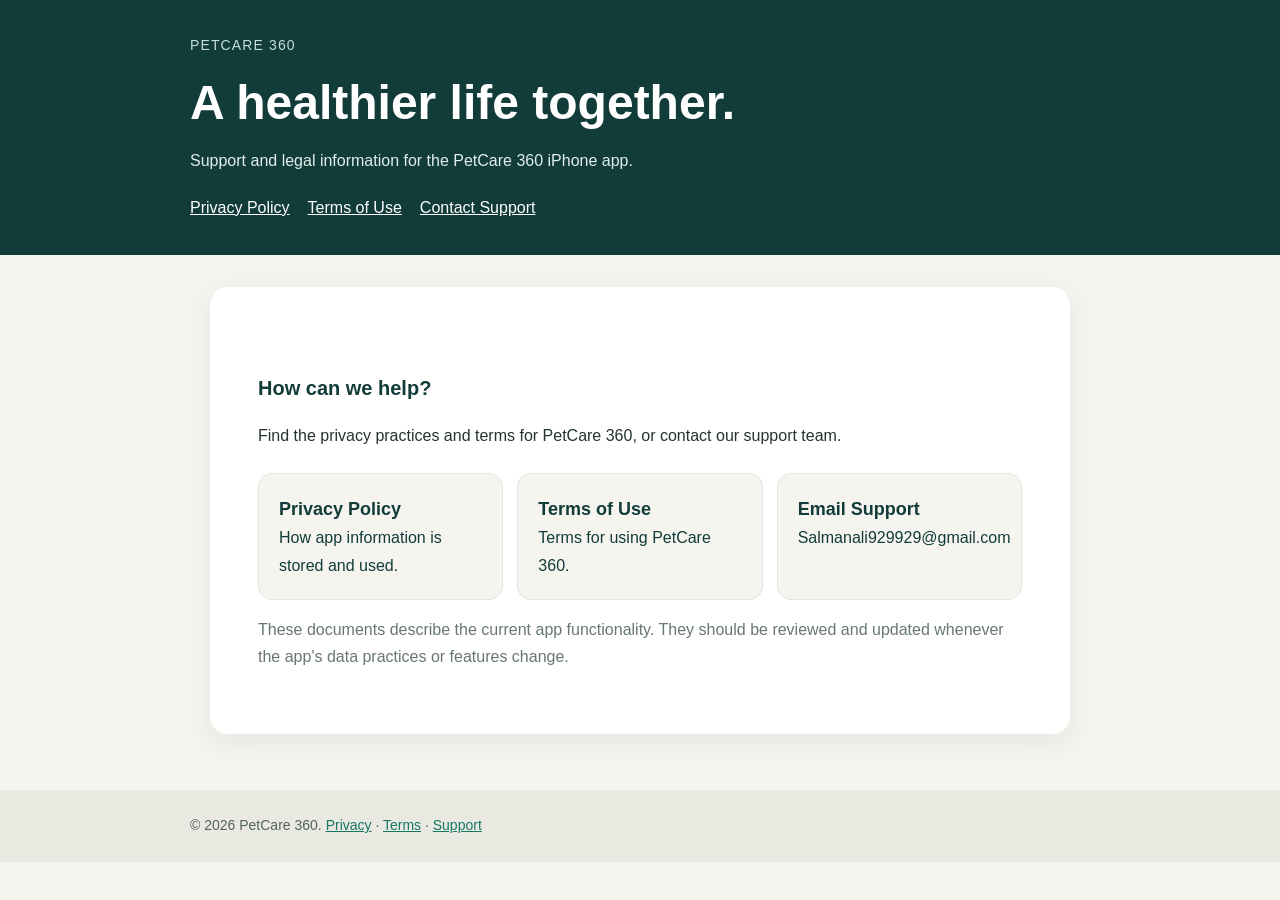
<file: index.html>
<!doctype html>
<html lang="en">
<head>
  <meta charset="utf-8">
  <meta name="viewport" content="width=device-width, initial-scale=1">
  <meta name="description" content="PetCare 360 support, privacy policy and terms of use.">
  <title>PetCare 360 — Legal &amp; Support</title>
  <link rel="stylesheet" href="styles.css">
</head>
<body>
  <header>
    <div class="wrap">
      <div class="brand">PetCare 360</div>
      <h1>A healthier life together.</h1>
      <p>Support and legal information for the PetCare 360 iPhone app.</p>
      <nav>
        <a href="privacy.html">Privacy Policy</a>
        <a href="terms.html">Terms of Use</a>
        <a href="mailto:Salmanali929929@gmail.com">Contact Support</a>
      </nav>
    </div>
  </header>
  <main>
    <section class="paper">
      <h2>How can we help?</h2>
      <p>Find the privacy practices and terms for PetCare 360, or contact our support team.</p>
      <div class="home-links">
        <a class="tile" href="privacy.html"><strong>Privacy Policy</strong><span>How app information is stored and used.</span></a>
        <a class="tile" href="terms.html"><strong>Terms of Use</strong><span>Terms for using PetCare 360.</span></a>
        <a class="tile" href="mailto:Salmanali929929@gmail.com"><strong>Email Support</strong><span>Salmanali929929@gmail.com</span></a>
      </div>
      <p class="muted">These documents describe the current app functionality. They should be reviewed and updated whenever the app's data practices or features change.</p>
    </section>
  </main>
  <footer><div class="footer">© 2026 PetCare 360. <a href="privacy.html">Privacy</a> · <a href="terms.html">Terms</a> · <a href="mailto:Salmanali929929@gmail.com">Support</a></div></footer>
</body>
</html>
</file>
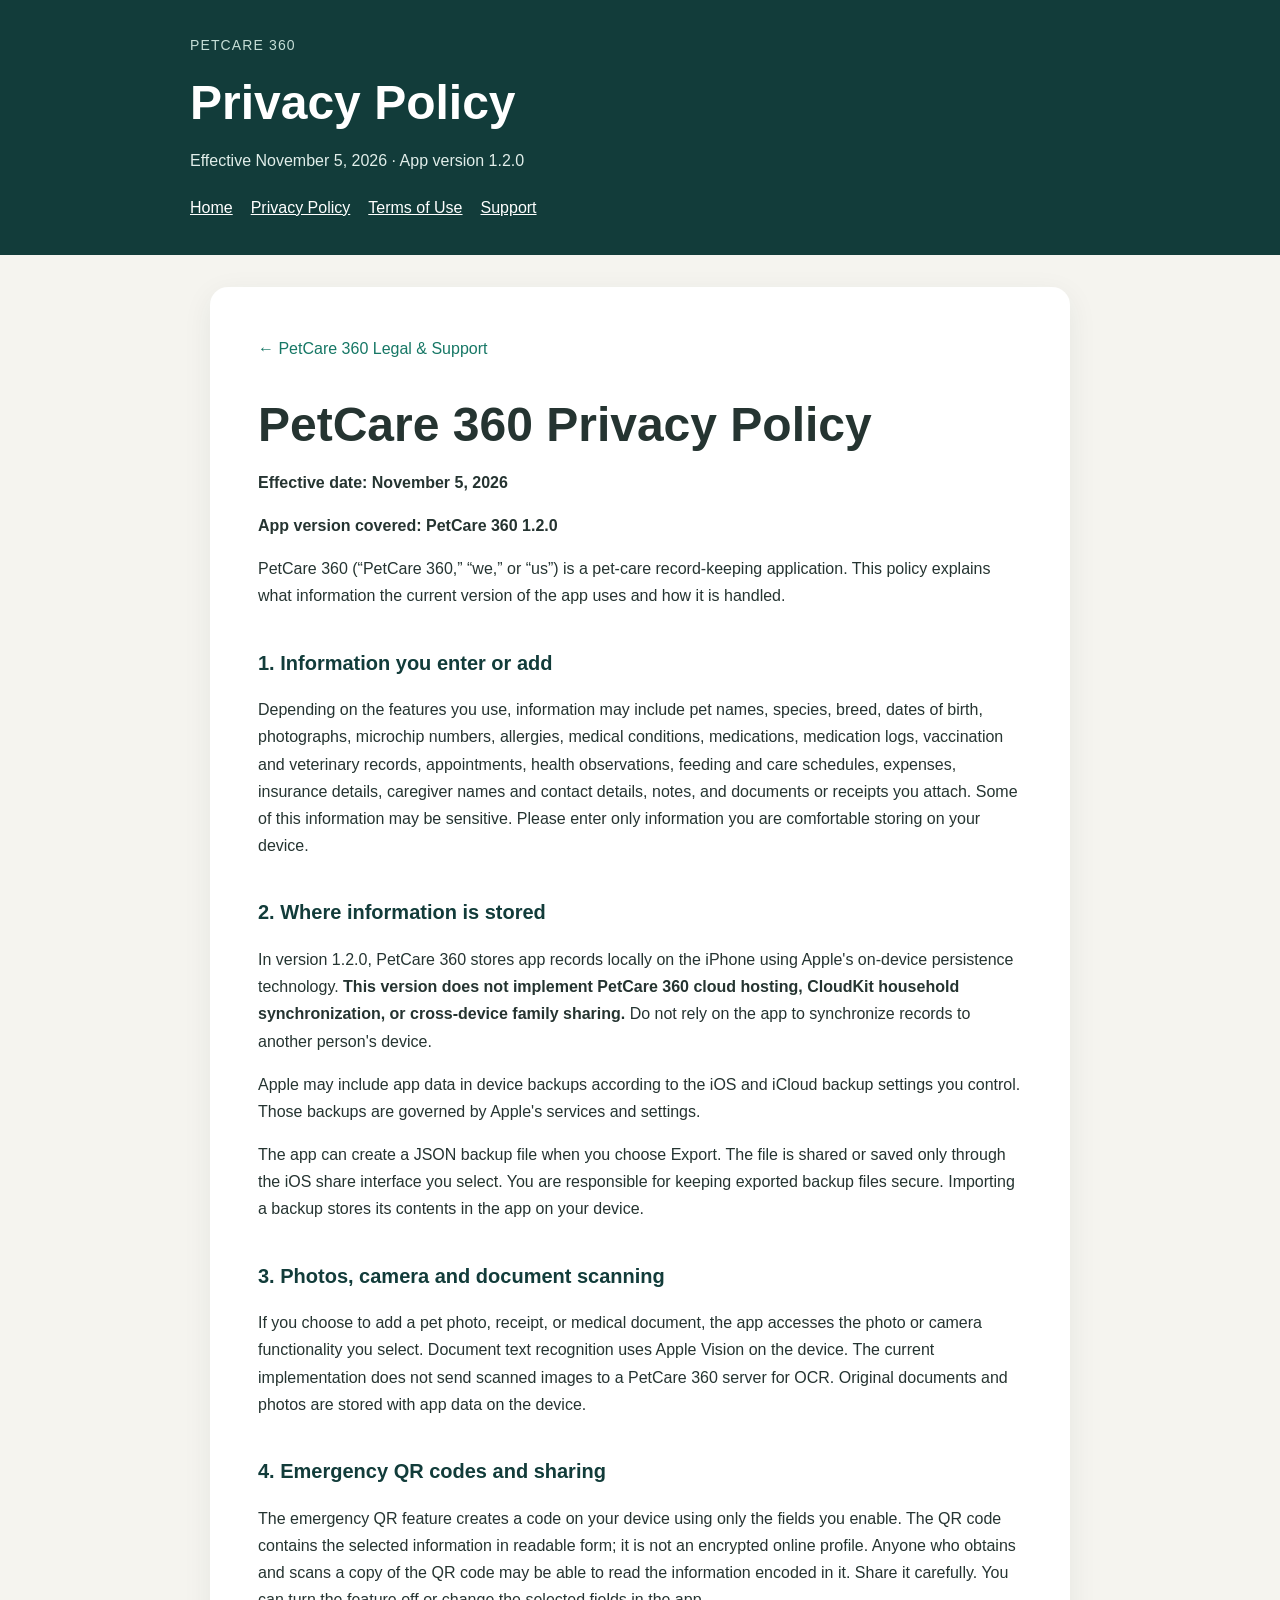
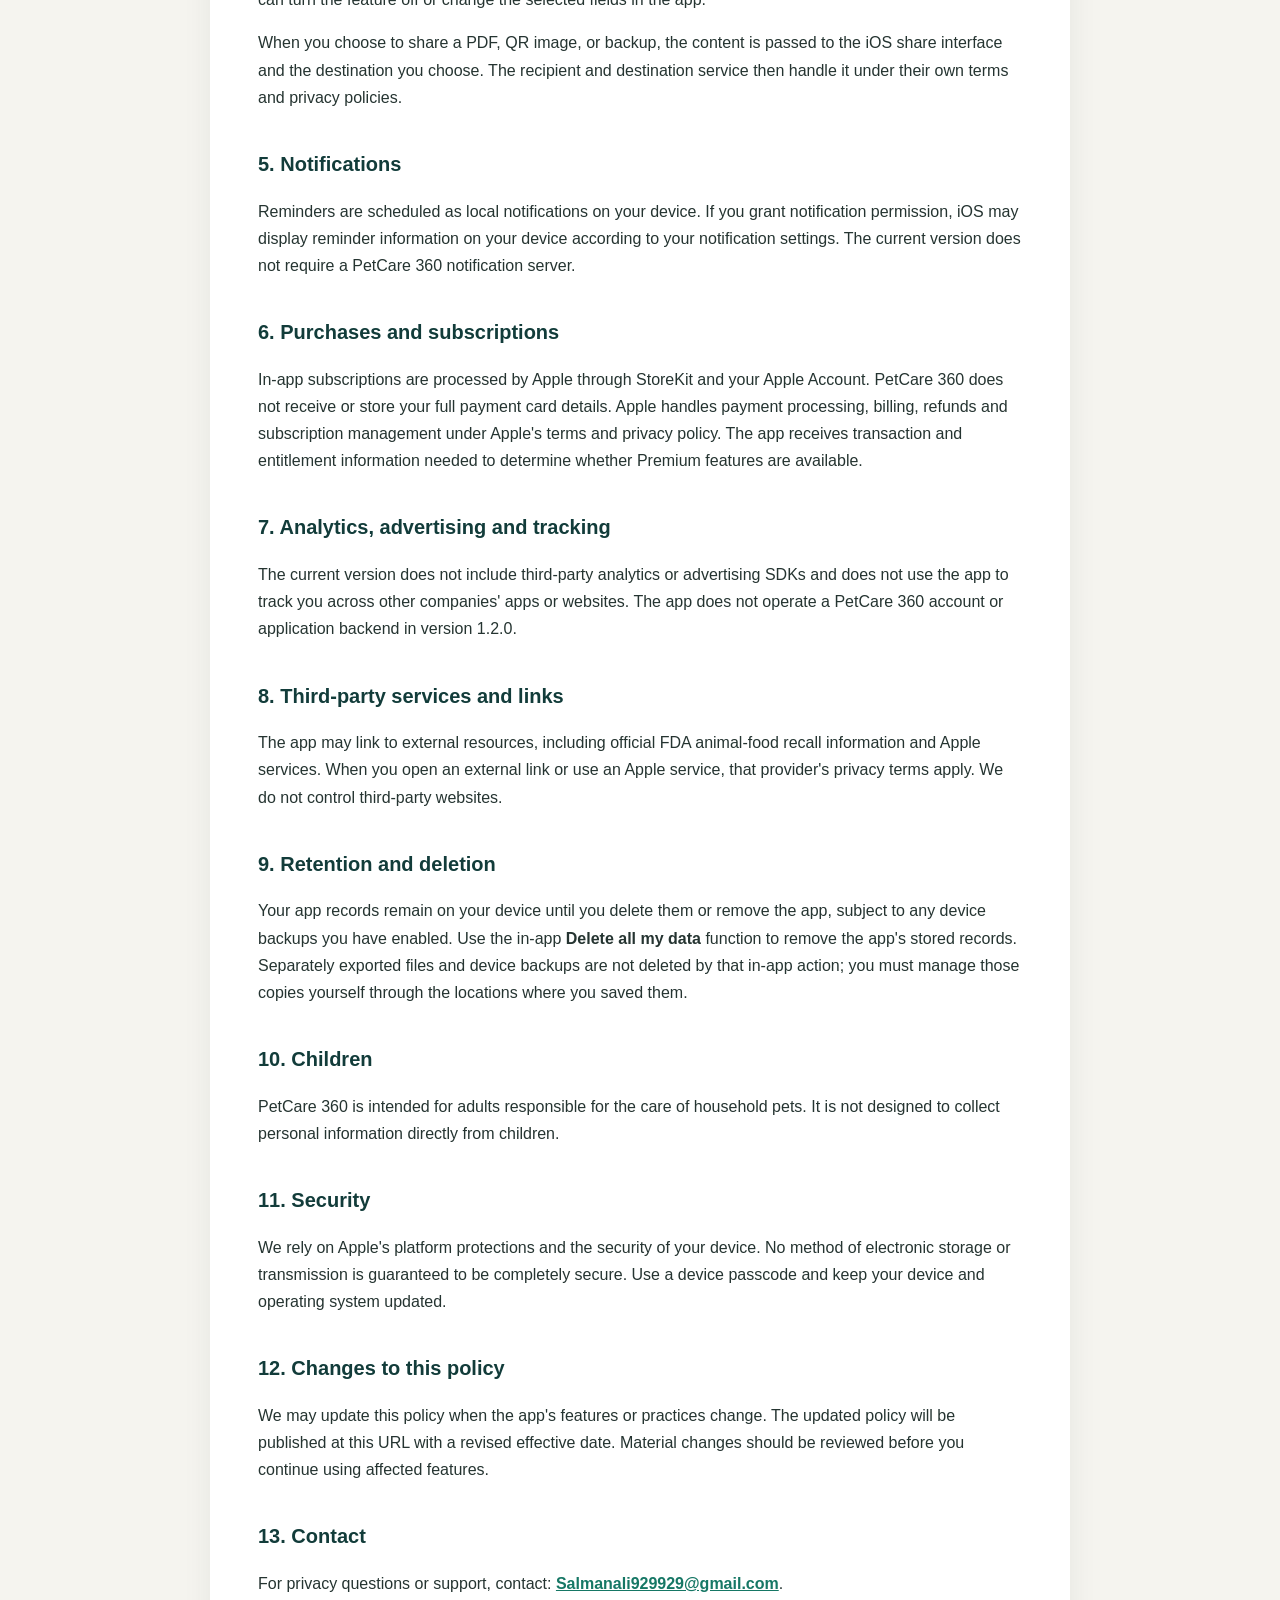
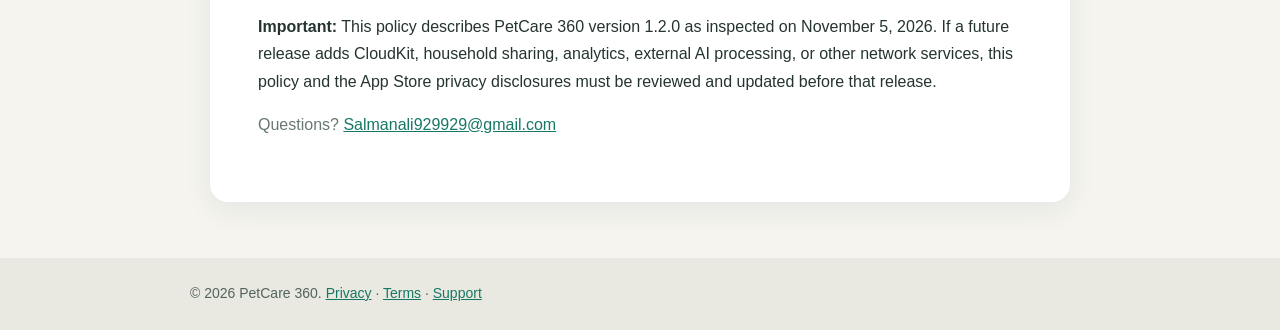
<file: privacy.html>
<!doctype html>
<html lang="en">
<head>
  <meta charset="utf-8">
  <meta name="viewport" content="width=device-width, initial-scale=1">
  <meta name="description" content="PetCare 360 Privacy Policy.">
  <title>Privacy Policy — PetCare 360</title>
  <link rel="stylesheet" href="styles.css">
</head>
<body>
<header><div class="wrap">
  <div class="brand">PetCare 360</div>
  <h1>Privacy Policy</h1>
  <p>Effective November 5, 2026 · App version 1.2.0</p>
  <nav><a href="index.html">Home</a><a href="privacy.html">Privacy Policy</a><a href="terms.html">Terms of Use</a><a href="mailto:Salmanali929929@gmail.com">Support</a></nav>
</div></header>
<main><article class="paper">
<a class="toplink" href="index.html">← PetCare 360 Legal &amp; Support</a>
<h1>PetCare 360 Privacy Policy</h1>
<p><strong>Effective date: November 5, 2026</strong></p>
<p><strong>App version covered: PetCare 360 1.2.0</strong></p>
<p>PetCare 360 (“PetCare 360,” “we,” or “us”) is a pet-care record-keeping application. This policy explains what information the current version of the app uses and how it is handled.</p>
<h2>1. Information you enter or add</h2>
<p>Depending on the features you use, information may include pet names, species, breed, dates of birth, photographs, microchip numbers, allergies, medical conditions, medications, medication logs, vaccination and veterinary records, appointments, health observations, feeding and care schedules, expenses, insurance details, caregiver names and contact details, notes, and documents or receipts you attach. Some of this information may be sensitive. Please enter only information you are comfortable storing on your device.</p>
<h2>2. Where information is stored</h2>
<p>In version 1.2.0, PetCare 360 stores app records locally on the iPhone using Apple's on-device persistence technology. <strong>This version does not implement PetCare 360 cloud hosting, CloudKit household synchronization, or cross-device family sharing.</strong> Do not rely on the app to synchronize records to another person's device.</p>
<p>Apple may include app data in device backups according to the iOS and iCloud backup settings you control. Those backups are governed by Apple's services and settings.</p>
<p>The app can create a JSON backup file when you choose Export. The file is shared or saved only through the iOS share interface you select. You are responsible for keeping exported backup files secure. Importing a backup stores its contents in the app on your device.</p>
<h2>3. Photos, camera and document scanning</h2>
<p>If you choose to add a pet photo, receipt, or medical document, the app accesses the photo or camera functionality you select. Document text recognition uses Apple Vision on the device. The current implementation does not send scanned images to a PetCare 360 server for OCR. Original documents and photos are stored with app data on the device.</p>
<h2>4. Emergency QR codes and sharing</h2>
<p>The emergency QR feature creates a code on your device using only the fields you enable. The QR code contains the selected information in readable form; it is not an encrypted online profile. Anyone who obtains and scans a copy of the QR code may be able to read the information encoded in it. Share it carefully. You can turn the feature off or change the selected fields in the app.</p>
<p>When you choose to share a PDF, QR image, or backup, the content is passed to the iOS share interface and the destination you choose. The recipient and destination service then handle it under their own terms and privacy policies.</p>
<h2>5. Notifications</h2>
<p>Reminders are scheduled as local notifications on your device. If you grant notification permission, iOS may display reminder information on your device according to your notification settings. The current version does not require a PetCare 360 notification server.</p>
<h2>6. Purchases and subscriptions</h2>
<p>In-app subscriptions are processed by Apple through StoreKit and your Apple Account. PetCare 360 does not receive or store your full payment card details. Apple handles payment processing, billing, refunds and subscription management under Apple's terms and privacy policy. The app receives transaction and entitlement information needed to determine whether Premium features are available.</p>
<h2>7. Analytics, advertising and tracking</h2>
<p>The current version does not include third-party analytics or advertising SDKs and does not use the app to track you across other companies' apps or websites. The app does not operate a PetCare 360 account or application backend in version 1.2.0.</p>
<h2>8. Third-party services and links</h2>
<p>The app may link to external resources, including official FDA animal-food recall information and Apple services. When you open an external link or use an Apple service, that provider's privacy terms apply. We do not control third-party websites.</p>
<h2>9. Retention and deletion</h2>
<p>Your app records remain on your device until you delete them or remove the app, subject to any device backups you have enabled. Use the in-app <strong>Delete all my data</strong> function to remove the app's stored records. Separately exported files and device backups are not deleted by that in-app action; you must manage those copies yourself through the locations where you saved them.</p>
<h2>10. Children</h2>
<p>PetCare 360 is intended for adults responsible for the care of household pets. It is not designed to collect personal information directly from children.</p>
<h2>11. Security</h2>
<p>We rely on Apple's platform protections and the security of your device. No method of electronic storage or transmission is guaranteed to be completely secure. Use a device passcode and keep your device and operating system updated.</p>
<h2>12. Changes to this policy</h2>
<p>We may update this policy when the app's features or practices change. The updated policy will be published at this URL with a revised effective date. Material changes should be reviewed before you continue using affected features.</p>
<h2>13. Contact</h2>
<p>For privacy questions or support, contact: <strong><a href="mailto:Salmanali929929@gmail.com">Salmanali929929@gmail.com</a></strong>.</p>
<p><strong>Important:</strong> This policy describes PetCare 360 version 1.2.0 as inspected on November 5, 2026. If a future release adds CloudKit, household sharing, analytics, external AI processing, or other network services, this policy and the App Store privacy disclosures must be reviewed and updated before that release.</p>
<p class="muted">Questions? <a href="mailto:Salmanali929929@gmail.com">Salmanali929929@gmail.com</a></p>
</article></main>
<footer><div class="footer">© 2026 PetCare 360. <a href="privacy.html">Privacy</a> · <a href="terms.html">Terms</a> · <a href="mailto:Salmanali929929@gmail.com">Support</a></div></footer>
</body></html>
</file>
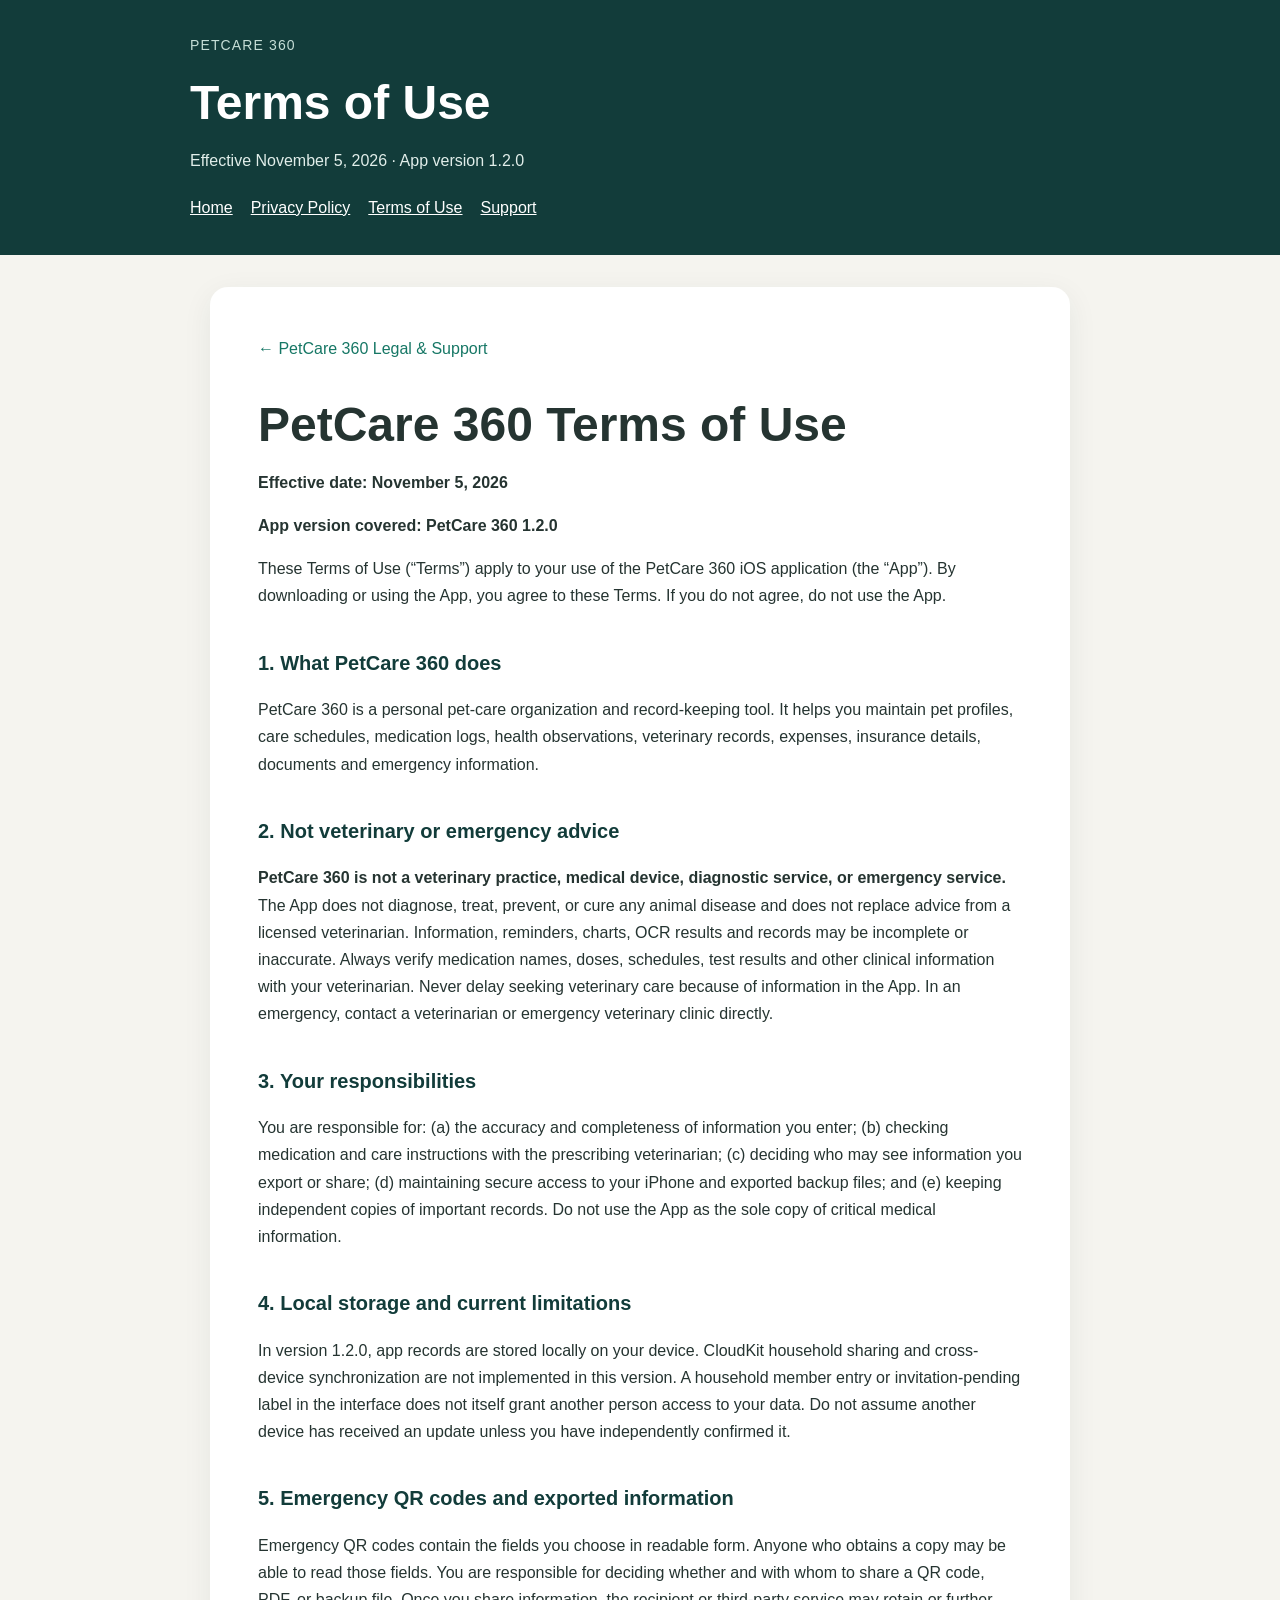
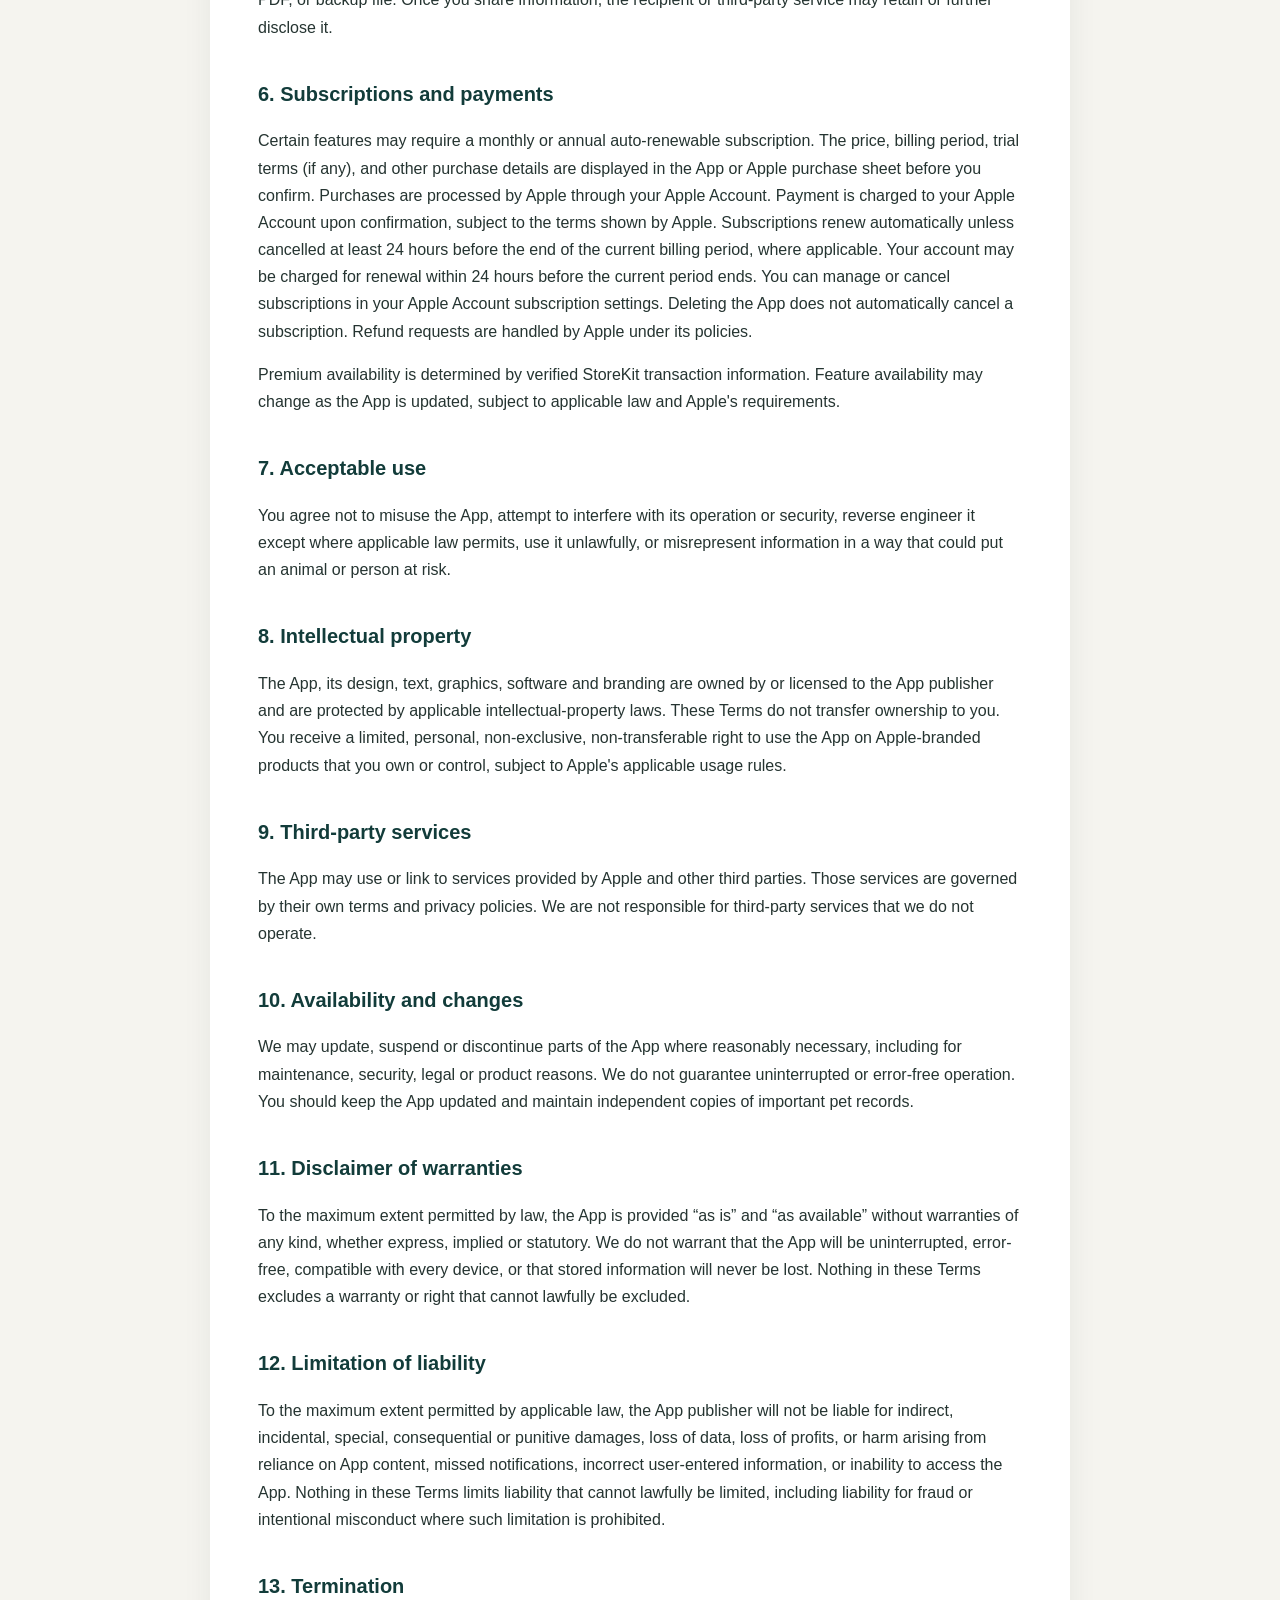
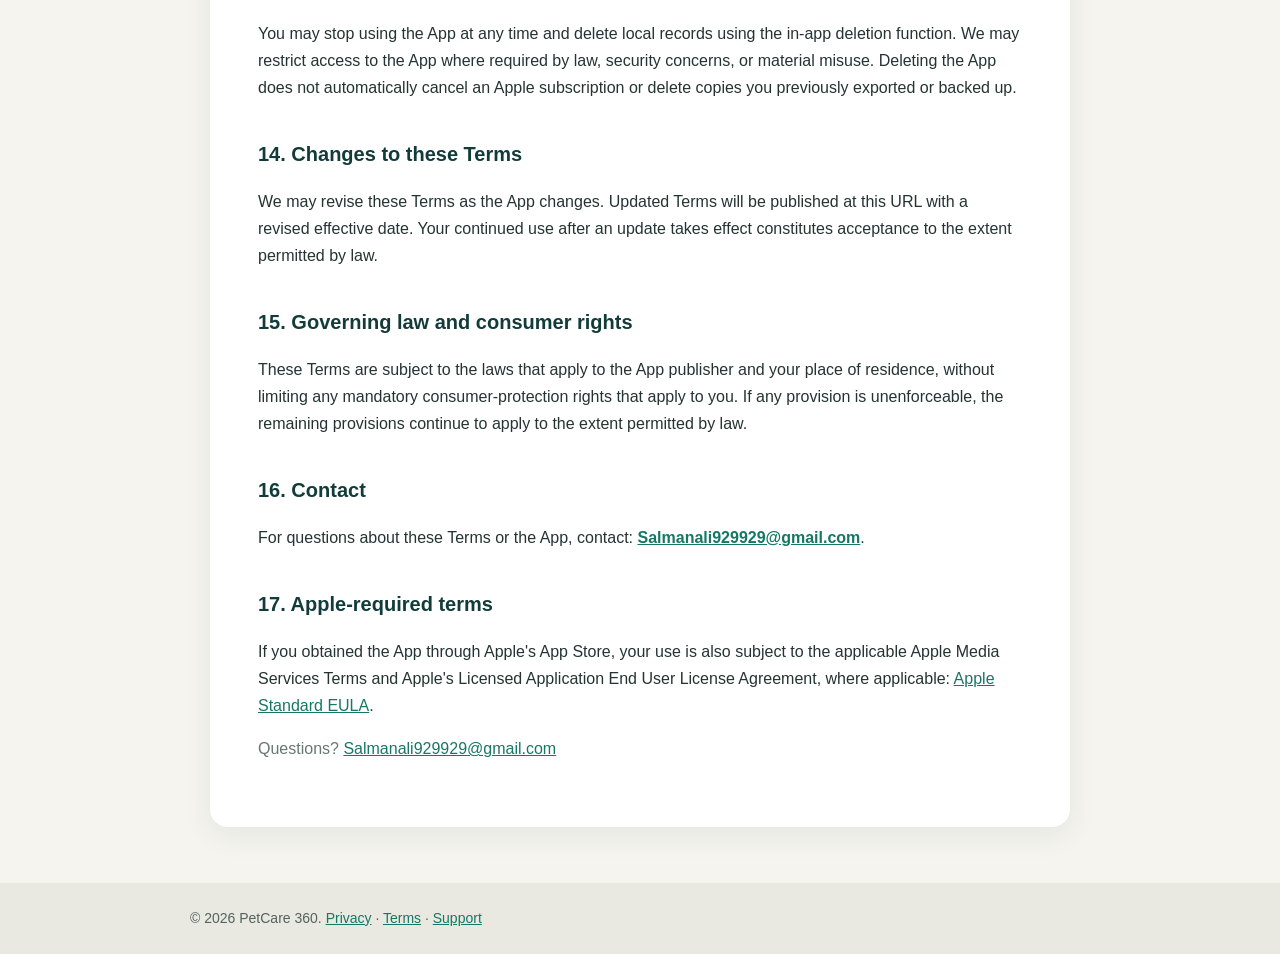
<file: terms.html>
<!doctype html>
<html lang="en">
<head>
  <meta charset="utf-8">
  <meta name="viewport" content="width=device-width, initial-scale=1">
  <meta name="description" content="PetCare 360 Terms of Use.">
  <title>Terms of Use — PetCare 360</title>
  <link rel="stylesheet" href="styles.css">
</head>
<body>
<header><div class="wrap">
  <div class="brand">PetCare 360</div>
  <h1>Terms of Use</h1>
  <p>Effective November 5, 2026 · App version 1.2.0</p>
  <nav><a href="index.html">Home</a><a href="privacy.html">Privacy Policy</a><a href="terms.html">Terms of Use</a><a href="mailto:Salmanali929929@gmail.com">Support</a></nav>
</div></header>
<main><article class="paper">
<a class="toplink" href="index.html">← PetCare 360 Legal &amp; Support</a>
<h1>PetCare 360 Terms of Use</h1>
<p><strong>Effective date: November 5, 2026</strong></p>
<p><strong>App version covered: PetCare 360 1.2.0</strong></p>
<p>These Terms of Use (“Terms”) apply to your use of the PetCare 360 iOS application (the “App”). By downloading or using the App, you agree to these Terms. If you do not agree, do not use the App.</p>
<h2>1. What PetCare 360 does</h2>
<p>PetCare 360 is a personal pet-care organization and record-keeping tool. It helps you maintain pet profiles, care schedules, medication logs, health observations, veterinary records, expenses, insurance details, documents and emergency information.</p>
<h2>2. Not veterinary or emergency advice</h2>
<p><strong>PetCare 360 is not a veterinary practice, medical device, diagnostic service, or emergency service.</strong> The App does not diagnose, treat, prevent, or cure any animal disease and does not replace advice from a licensed veterinarian. Information, reminders, charts, OCR results and records may be incomplete or inaccurate. Always verify medication names, doses, schedules, test results and other clinical information with your veterinarian. Never delay seeking veterinary care because of information in the App. In an emergency, contact a veterinarian or emergency veterinary clinic directly.</p>
<h2>3. Your responsibilities</h2>
<p>You are responsible for: (a) the accuracy and completeness of information you enter; (b) checking medication and care instructions with the prescribing veterinarian; (c) deciding who may see information you export or share; (d) maintaining secure access to your iPhone and exported backup files; and (e) keeping independent copies of important records. Do not use the App as the sole copy of critical medical information.</p>
<h2>4. Local storage and current limitations</h2>
<p>In version 1.2.0, app records are stored locally on your device. CloudKit household sharing and cross-device synchronization are not implemented in this version. A household member entry or invitation-pending label in the interface does not itself grant another person access to your data. Do not assume another device has received an update unless you have independently confirmed it.</p>
<h2>5. Emergency QR codes and exported information</h2>
<p>Emergency QR codes contain the fields you choose in readable form. Anyone who obtains a copy may be able to read those fields. You are responsible for deciding whether and with whom to share a QR code, PDF, or backup file. Once you share information, the recipient or third-party service may retain or further disclose it.</p>
<h2>6. Subscriptions and payments</h2>
<p>Certain features may require a monthly or annual auto-renewable subscription. The price, billing period, trial terms (if any), and other purchase details are displayed in the App or Apple purchase sheet before you confirm. Purchases are processed by Apple through your Apple Account. Payment is charged to your Apple Account upon confirmation, subject to the terms shown by Apple. Subscriptions renew automatically unless cancelled at least 24 hours before the end of the current billing period, where applicable. Your account may be charged for renewal within 24 hours before the current period ends. You can manage or cancel subscriptions in your Apple Account subscription settings. Deleting the App does not automatically cancel a subscription. Refund requests are handled by Apple under its policies.</p>
<p>Premium availability is determined by verified StoreKit transaction information. Feature availability may change as the App is updated, subject to applicable law and Apple's requirements.</p>
<h2>7. Acceptable use</h2>
<p>You agree not to misuse the App, attempt to interfere with its operation or security, reverse engineer it except where applicable law permits, use it unlawfully, or misrepresent information in a way that could put an animal or person at risk.</p>
<h2>8. Intellectual property</h2>
<p>The App, its design, text, graphics, software and branding are owned by or licensed to the App publisher and are protected by applicable intellectual-property laws. These Terms do not transfer ownership to you. You receive a limited, personal, non-exclusive, non-transferable right to use the App on Apple-branded products that you own or control, subject to Apple's applicable usage rules.</p>
<h2>9. Third-party services</h2>
<p>The App may use or link to services provided by Apple and other third parties. Those services are governed by their own terms and privacy policies. We are not responsible for third-party services that we do not operate.</p>
<h2>10. Availability and changes</h2>
<p>We may update, suspend or discontinue parts of the App where reasonably necessary, including for maintenance, security, legal or product reasons. We do not guarantee uninterrupted or error-free operation. You should keep the App updated and maintain independent copies of important pet records.</p>
<h2>11. Disclaimer of warranties</h2>
<p>To the maximum extent permitted by law, the App is provided “as is” and “as available” without warranties of any kind, whether express, implied or statutory. We do not warrant that the App will be uninterrupted, error-free, compatible with every device, or that stored information will never be lost. Nothing in these Terms excludes a warranty or right that cannot lawfully be excluded.</p>
<h2>12. Limitation of liability</h2>
<p>To the maximum extent permitted by applicable law, the App publisher will not be liable for indirect, incidental, special, consequential or punitive damages, loss of data, loss of profits, or harm arising from reliance on App content, missed notifications, incorrect user-entered information, or inability to access the App. Nothing in these Terms limits liability that cannot lawfully be limited, including liability for fraud or intentional misconduct where such limitation is prohibited.</p>
<h2>13. Termination</h2>
<p>You may stop using the App at any time and delete local records using the in-app deletion function. We may restrict access to the App where required by law, security concerns, or material misuse. Deleting the App does not automatically cancel an Apple subscription or delete copies you previously exported or backed up.</p>
<h2>14. Changes to these Terms</h2>
<p>We may revise these Terms as the App changes. Updated Terms will be published at this URL with a revised effective date. Your continued use after an update takes effect constitutes acceptance to the extent permitted by law.</p>
<h2>15. Governing law and consumer rights</h2>
<p>These Terms are subject to the laws that apply to the App publisher and your place of residence, without limiting any mandatory consumer-protection rights that apply to you. If any provision is unenforceable, the remaining provisions continue to apply to the extent permitted by law.</p>
<h2>16. Contact</h2>
<p>For questions about these Terms or the App, contact: <strong><a href="mailto:Salmanali929929@gmail.com">Salmanali929929@gmail.com</a></strong>.</p>
<h2>17. Apple-required terms</h2>
<p>If you obtained the App through Apple's App Store, your use is also subject to the applicable Apple Media Services Terms and Apple's Licensed Application End User License Agreement, where applicable: <a href="https://www.apple.com/legal/internet-services/itunes/dev/stdeula/">Apple Standard EULA</a>.</p>
<p class="muted">Questions? <a href="mailto:Salmanali929929@gmail.com">Salmanali929929@gmail.com</a></p>
</article></main>
<footer><div class="footer">© 2026 PetCare 360. <a href="privacy.html">Privacy</a> · <a href="terms.html">Terms</a> · <a href="mailto:Salmanali929929@gmail.com">Support</a></div></footer>
</body></html>
</file>
<file: styles.css>
*{box-sizing:border-box}
body{margin:0;background:#f5f4ef;color:#253431;font:16px/1.7 -apple-system,BlinkMacSystemFont,"Segoe UI",sans-serif}
header{background:#123c3a;color:#fff;padding:34px 20px}
header .wrap,main,.footer{max-width:900px;margin:auto}
.brand{font-size:14px;letter-spacing:.08em;text-transform:uppercase;color:#c6ded7}
h1{font-size:clamp(2rem,5vw,3rem);line-height:1.15;margin:.35em 0}
header p{color:#e1eeea;margin:0}
main{padding:32px 20px 56px}
.paper{background:#fff;border-radius:18px;padding:clamp(22px,5vw,48px);box-shadow:0 8px 30px #123c3a12}
h2{margin-top:1.8em;color:#123c3a;font-size:1.25rem}
a{color:#167765}
nav{display:flex;gap:18px;flex-wrap:wrap;margin-top:20px}
nav a{color:#fff}
footer{padding:24px 20px;background:#e9e9e1;color:#53635e}
.footer{font-size:14px}
small,.muted{color:#687771}
.home-links{display:grid;gap:14px;grid-template-columns:repeat(auto-fit,minmax(220px,1fr));margin-top:24px}
.tile{display:block;background:#f5f4ef;border:1px solid #e3e5df;border-radius:14px;padding:20px;text-decoration:none;color:#123c3a}
.tile strong{display:block;font-size:18px}
.tile span{display:block}
.toplink{display:inline-block;margin-bottom:18px;text-decoration:none}
ul{padding-left:1.3rem}
li{margin:.35em 0}
@media(max-width:520px){header{padding:26px 18px}main{padding:20px 12px 36px}.paper{border-radius:12px}}
</file>
